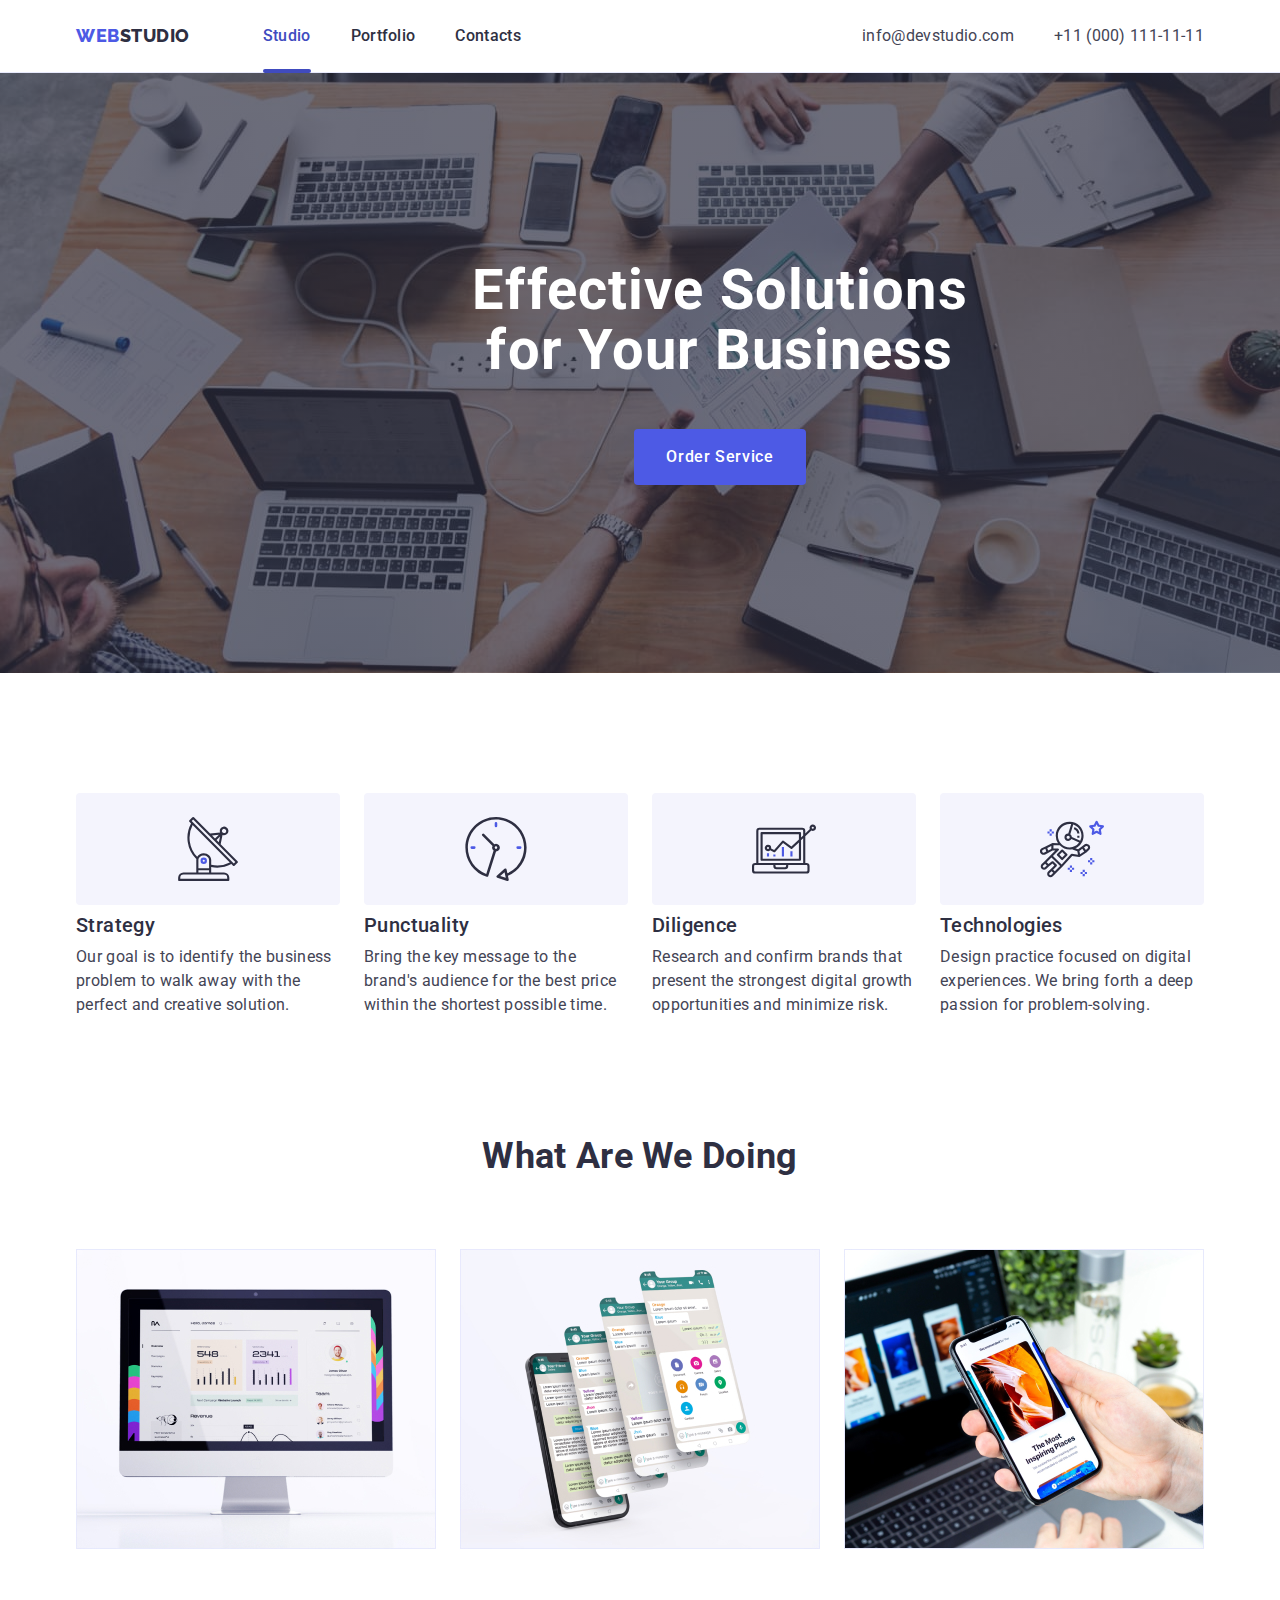
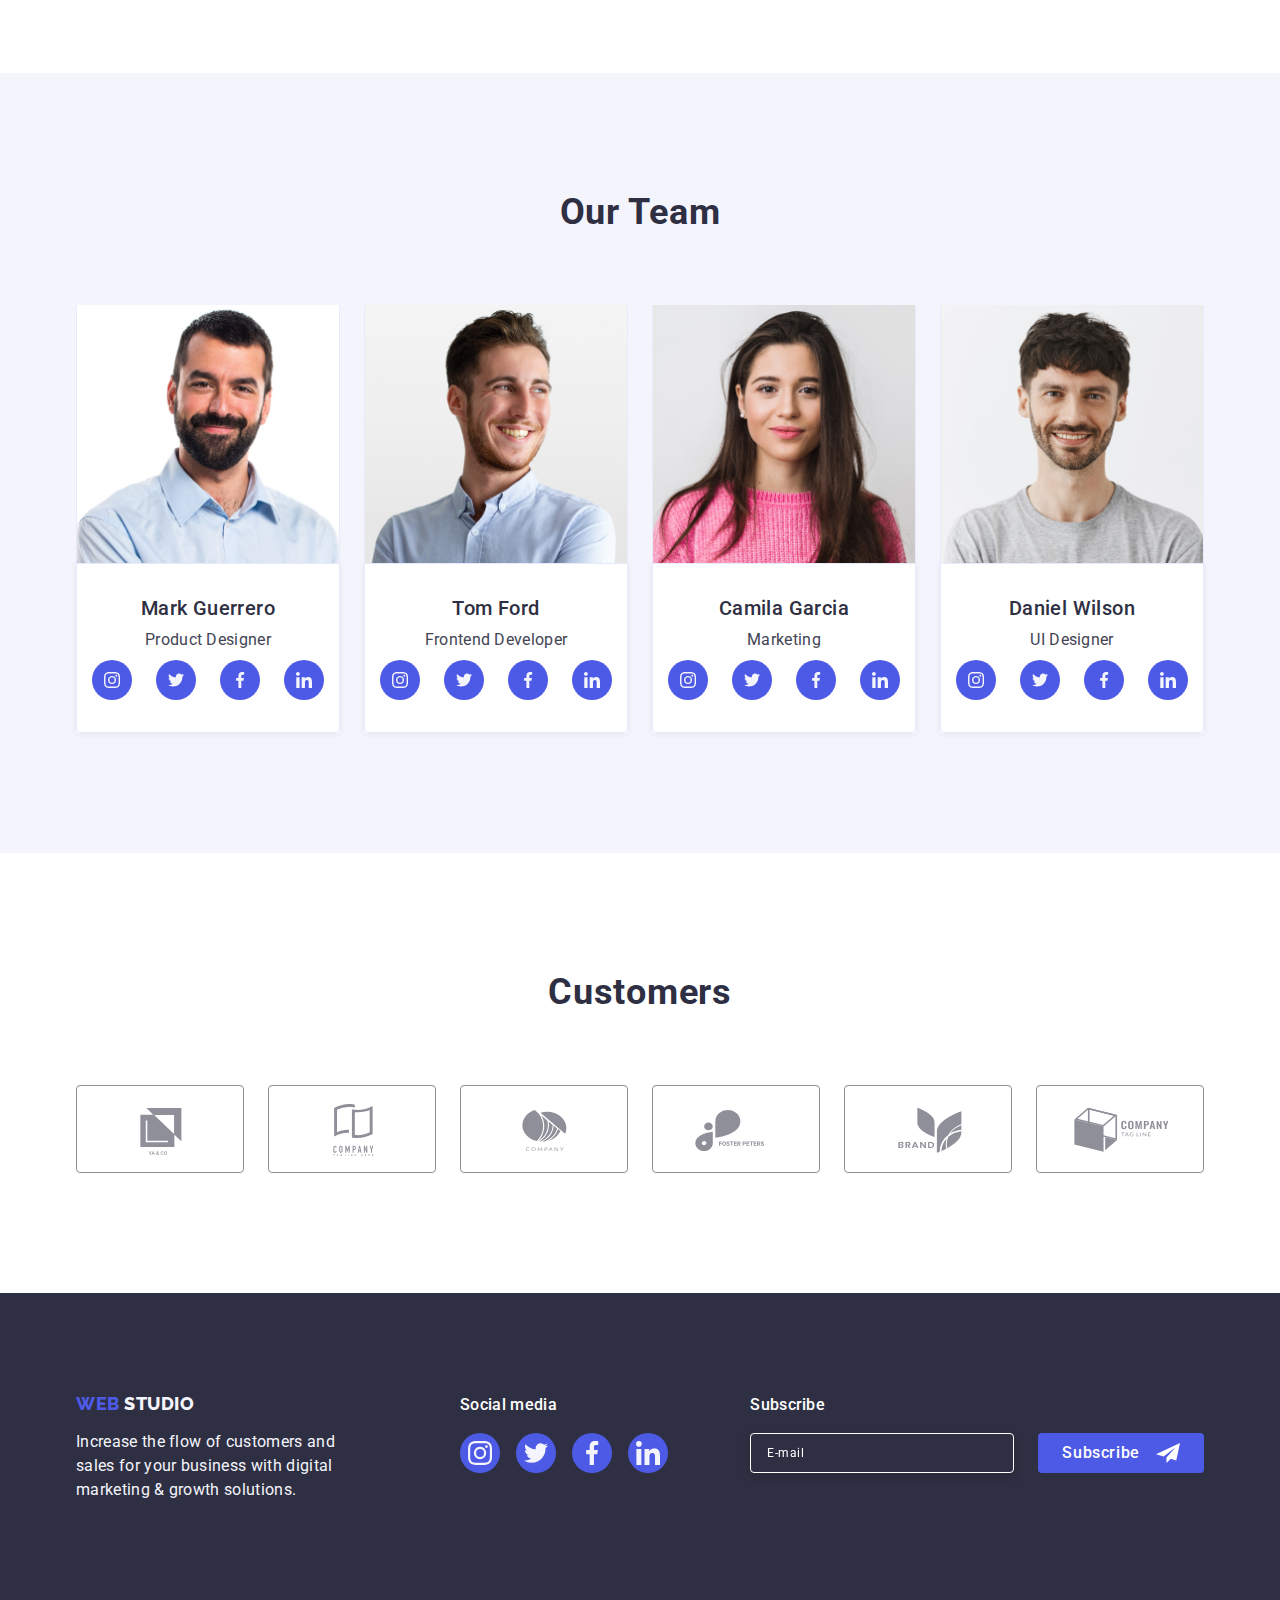
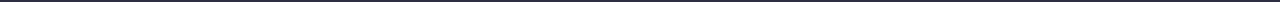
<file: index.html>
<!DOCTYPE html>
<html lang="en">

<head>
    <meta charset="UTF-8">
    <meta http-equiv="X-UA-Compatible" content="IE=edge">
    <meta name="viewport" content="width=device-width, initial-scale=1.0">
    <title>WebStudio</title>
    <link rel="preconnect" href="https://fonts.googleapis.com">
<link rel="preconnect" href="https://fonts.gstatic.com" crossorigin>
<link href="https://fonts.googleapis.com/css2?family=Montserrat:ital,wght@0,400;1,700&family=Raleway:wght@800&family=Roboto:wght@400;500;700;900&display=swap" rel="stylesheet">
<link rel="stylesheet" href="https://cdnjs.cloudflare.com/ajax/libs/modern-normalize/1.1.0/modern-normalize.min.css">

    <link rel="stylesheet" href="./css/styles.css">
</head>

<body>
    <header class="header">
        <div class="container  header-container">
        <nav class="header-navigation">
        <a  class="header-logo link" href="./index.html" >
            Web <span class="header-logotype">Studio</span></a>
            <ul class="header-list list">
                
                <li class="header-item"><a class="header-link link current" href="./index.html">Studio</a></li>
                <li class="header-item"><a class="header-link link" href="./portfolio.html">Portfolio</a></li>
                <li class="header-item"><a class="header-link link" href="">Contacts</a></li>

            </ul>
    </nav>
    <address class="address">
        <ul class="header-list list">
            <li ><a class="header-mail link" href="mailto:info@devstudio.com">info@devstudio.com</a></li>
            <li><a class="header-phone link" href="tel:+110001111111">+11 (000) 111-11-11</a></li>
        </ul>
    </address>
    </div>
    </header>
    <main class="main-subtitles">
     <section class="hero" >

    <h1 class="hero-title">
        Effective Solutions for Your Business
    </h1>
    <button  type="button" class="hero-button" data-modal-open >Order Service</button>
    
    </section>
        <section class="section-one">
            <div class="container">
            <h2 hidden class="hidden-header">section two</h2>
           <ul class="feature-list list" >
           <li class="item">
            <div class="description">
            <svg class="description-icon">
           <use href="./images/icons.svg#icon-antenna-1"></use>
            </svg>
            </div>
             <h3 class="post">Strategy
            </h3>
            <p class="text">Our goal is to identify the business
                problem to walk away with the perfect and creative solution.</p>
                 </li>
                <li class="item">
                    <div class="description">
                    <svg class="description-icon">
                        <use href="./images/icons.svg#icon-clock-1"></use>
                    </svg>
                    </div>
            <h3 class="post" >
                Punctuality
            </h3>
            <p class="text" >Bring the key message to the brand's audience for the best price within the shortest possible time.</p>
            </li>
            <li class="item">
                <div class="description">
                <svg class="description-icon">
                    <use href="./images/icons.svg#icon-diagram-1"></use>
                </svg>
                </div>
            <h3 class="post" >
                Diligence
            </h3>
            <p class="text" >Research and confirm brands that present the strongest digital growth opportunities and minimize risk.
            </p>
            </li>
            <li class="item ">
                <div class="description">
            <svg class="description-icon">
          <use href="./images/icons.svg#icon-astronaut-1"></use>
            </svg>
                </div>
            <h3 class="post" >
                Technologies
            </h3>
            <p class="text">Design practice focused on digital experiences. We bring forth a deep passion for problem-solving.</p>
            </li>
</ul>

</div>
        </section>
        <section  class="section-three">
            <div class="container">
            <h2 class="hero-title-two">What are we doing</h2>
            <ul class="paintings-list list" >
                <li>
                    <img src="./images/img1.jpg" alt="computer with progressive data" width="360"/>
                </li>
                <li>
                    <img src="./images/functions.jpg" alt="phone with programs" width="360"/>
                </li>
                <li>
                    <img src="./images/mobile.jpg" alt="phone in hand on computer background" width="360"/>
                </li>
            </ul>
            </div>
        </section>
   
    <section class="section-four">
        <div class="container">
       <h2 class="section-four-title" >Our Team</h2>

   <ul class="list section-four-list" >
    <li class="section-four-item">
        <img class="section-four-img"
        src="./images/img.jpg" alt="Product Designer" width="264"/>
        <div class="cards">
        <h3 class="section-four-photo">Mark Guerrero</h3>
        <p class="profession">Product Designer </p>
        <ul class="cards-team-list list">
        <li class="cards-team-item">
            <a class="cards-team-link link" href>
                <svg class="cards-team-icon" width="16" height="16">
                    <use href="./images/icons.svg#icon-instagram-2"></use>
                </svg>
            </a>
        </li>
        <li class="cards-team-item">
            <a class="cards-team-link link" href>
            <svg class="cards-team-icon" width="16" height="16">
            <use href="./images/icons.svg#icon-twitter-1"></use>
            </svg>
            </a>
        </li>
        <li class="cards-team-item">
            <a class="cards-team-link link" href>
                <svg class="cards-team-icon" width="16" height="16">
                <use href="./images/icons.svg#icon-facebook-1"></use>
                </svg>
            </a>
        </li>
        <li class="cards-team-item">
            <a class="cards-team-link link" href>
                <svg class="cards-team-icon" width="16" height="16">
                    <use href="./images/icons.svg#icon-linkedin-1"></use>
                </svg>
            </a>
        </li>
        </ul>
        </div>
        </li>
        <li class="section-four-item">

        <img class="section-four-img"
         src="./images/img(1).jpg" alt="Frontend Developer" width="264"/>
        <div class="cards">
        <h3 class="section-four-photo">Tom Ford</h3>
        <p class="profession">Frontend Developer</p>
        <ul class="cards-team-list list">
            <li class="cards-team-item">
                <a class="cards-team-link link" href>
                    <svg class="cards-team-icon" width="16" height="16">
                        <use href="./images/icons.svg#icon-instagram-2"></use>
                    </svg>
                </a>
            </li>
            <li class="cards-team-item">
                <a class="cards-team-link link" href>
                    <svg class="cards-team-icon" width="16" height="16">
                        <use href="./images/icons.svg#icon-twitter-1"></use>
                    </svg>
                </a>
            </li>
            <li class="cards-team-item">
                <a class="cards-team-link link" href>
                    <svg class="cards-team-icon" width="16" height="16">
                        <use href="./images/icons.svg#icon-facebook-1"></use>
                    </svg>
                </a>
            </li>
            <li class="cards-team-item">
                <a class="cards-team-link link" href>
                <svg class="cards-team-icon" width="16" height="16">
                    <use href="./images/icons.svg#icon-linkedin-1"></use>
                </svg>
                </a>
            </li>
        </ul>
        </div>
        </li>
        <li class="section-four-item">

        <img class="section-four-img"
         src="./images/img(2).jpg" alt="Marketing" width="264"/>
        <div class="cards">
        <h3 class="section-four-photo">Camila Garcia</h3>
        
        <p class="profession" >Marketing</p>
        <ul class="cards-team-list list">
            <li class="cards-team-item">
                <a class="cards-team-link link" href>
                    <svg class="cards-team-icon" width="16" height="16">
                        <use href="./images/icons.svg#icon-instagram-2"></use>
                    </svg>
                </a>
            </li>
            <li class="cards-team-item">
                <a class="cards-team-link link" href>
                    <svg class="cards-team-icon" width="16" height="16">
                        <use href="./images/icons.svg#icon-twitter-1"></use>
                    </svg>
                </a>
            </li>
            <li class="cards-team-item">
                <a class="cards-team-link link" href>
                    <svg class="cards-team-icon" width="16" height="16">
                        <use href="./images/icons.svg#icon-facebook-1"></use>
                    </svg>
                </a>
            </li>
            <li class="cards-team-item">
                <a class="cards-team-link link" href>
                    <svg class="cards-team-icon" width="16" height="16">
                        <use href="./images/icons.svg#icon-linkedin-1"></use>
                    </svg>
                </a>
            </li>
        </ul>
        </div>
        </li>
        <li class="section-four-item">

        <img class="section-four-img"
         src="./images/img(3).jpg" alt="UI Designer" width="264"/>
        <div class="cards">
        <h3 class="section-four-photo">Daniel Wilson</h3>
        <p class="profession" >UI Designer</p>
        <ul class="cards-team-list list">
            <li class="cards-team-item">
                <a class="cards-team-link link" href>
                    <svg class="cards-team-icon" width="16" height="16">
                        <use href="./images/icons.svg#icon-instagram-2"></use>
                    </svg>
                </a>
            </li>
            <li class="cards-team-item">
                <a class="cards-team-link link" href>
                <svg class="cards-team-icon" width="16" height="16">
                    <use href="./images/icons.svg#icon-twitter-1"></use>
                </svg>
                </a>
            </li>
            <li class="cards-team-item">
                <a class="cards-team-link link" href>
                    <svg class="cards-team-icon" width="16" height="16">
                        <use href="./images/icons.svg#icon-facebook-1"></use>
                    </svg>
                </a>
            </li>
            <li class="cards-team-item">
                <a class="cards-team-link link" href>
                    <svg class="cards-team-icon" width="16" height="16">
                        <use href="./images/icons.svg#icon-linkedin-1"></use>
                    </svg>
                </a>
            </li>
        </ul>
        </div>
        </li>
</ul>
</div>
    </section>
    <section class="company">
       <div class="company-container container">
        <h2 class="company-tytle">Customers</h2>
        <ul class="company-list list">
            <li class="company-item">
                <a  class="company-link link" href="">
                    <svg class="company-icon" width="104" height="56">
                        <use href="./images/icons.svg#icon-Logo"></use>
                    </svg>
                </a>
            </li>
    <li class="company-item">
     <a  class="company-link link" href="">
                    <svg class="company-icon" width="104" height="56">
                        <use href="./images/icons.svg#icon-Logo-1"></use>
                    </svg></a>
    </li>
       <li class="company-item">
 <a class="company-link link" href="" >
                    <svg class="company-icon" width="104" height="56">
                        <use href="./images/icons.svg#icon-Logo-2"></use>
                    </svg></a>
 </li>

    <li class="company-item" >
    <a class="company-link link" href="" >
                    <svg class="company-icon" width="104" height="56">
                        <use href="./images/icons.svg#icon-Logo-4"></use>
                    </svg></a>
    </li>
    
     <li class="company-item">
        <a class="company-link link" href="">
                    <svg class="company-icon" width="104" height="56">
                        <use href="./images/icons.svg#icon-Logo-5"></use>
                    </svg></a>
     </li>
          
         <li class="company-item">
         <a class="company-link link" href="" >
                    <svg class="company-icon" width="104" height="56">
                        <use href="./images/icons.svg#icon-Logo-3"></use>
                    </svg></a>
        </li>
        </ul>
       </div>
    </section>
    </main>
    <footer class="footer" >
    <div class="container container-one">
        <div class="footer-content">
<a class="footer-logo link" href="./index.html">
    Web <span class="footer-logotype">Studio</span></a>

<p class="footer-text">Increase the flow of customers and sales for your business with digital marketing & growth solutions.</p>
</div>

<div class="footer-social">
<p class="footer-media">Social media</p>
<ul class="footer-list list">
    <li class="footer-item">
        <a class="footer-media-link link" href>
            <svg class="footer-icon" width="24" height="24">
                <use href="./images/icons.svg#icon-instagram-2-1"></use>
            </svg>
        </a>
    </li>
    <li class="footer-item">
        <a class="footer-media-link link" href>
            <svg class="footer-icon" width="24" height="24">
                <use href="./images/icons.svg#icon-twitter-1-1"></use>
            </svg>
        </a>
    </li>
    <li class="footer-item">
        <a class="footer-media-link link" href>
            <svg class="footer-icon" width="24" height="24">
                <use href="./images/icons.svg#icon-facebook-1-1"></use>
            </svg>
        </a>
    </li>
    <li class="footer-item">
        <a class="footer-media-link link" href>
            <svg class="footer-icon" width="24" height="24">
                <use href="./images/icons.svg#icon-linkedin-1-1"></use>
            </svg>
        </a>
    </li>
    </ul>
    
    </div>

<div class="footer-sub-container">
    <p class="sub-text">Subscribe</p>
    <form class="footer-sub">
    <label for="user-email is-hidden" >
        
    <input type="email"
     name="sub-user-email" 
     id="user-email"
      class="sub-modal-input"
      placeholder="E-mail" />
    </label>

    <button type="submit" class="footer-button">
        Subscribe
<svg class="footer-btn-icon" width="40" height="24">
    <use href="./images/icons.svg#icon-Frame-3"></use>
</svg>
</button></div>

</form>

</div>
    </footer>


   <div class="backdrop is-hidden" data-modal>
    <div class="modal">
<button type="button" class="modal-close-btn" data-modal-close>
    <svg class="modal-close-btn-icon" width="8" height="8">
        <use href="./images/icons.svg#icon-close-modal" ></use>
    </svg>
</button>
<p class="modal-title">Leave your contacts and we will call you back</p>
<form class="modal-form">
   <div class="modal-field">
    <label class="input-text" for="user-Name" >Name</label>
    <div class="input-wrap">
     <input type="text"
    name="user-Name"
    id="user-Name" 
    class="modal-input"  
    />
    <svg class="modal-icon" width="18" height="18">
        <use href="./images/icons.svg#icon-person"></use>
    </svg>
    </div>
    </div>
    <div class="modal-field">
<label class="input-text" for="user-phone">Phone</label>
<div class="input-wrap">
 <input type="text"
    name="user-Phone"
    id="user-Phone" 
    class="modal-input"
    
     />
    <svg class="modal-icon" width="18" height="24">
        <use href="./images/icons.svg#icon-phone"></use>
    </svg>
    </div>
    </div>
    <div class="modal-field">
<label class="input-text" for="user-email" >Email</label>

<div class="input-wrap">
    <input type="text"
    name="user-Email"
    id="user-Email"
     class="modal-input" 
     />
    <svg class="modal-icon" width="18" height="24">
        <use href="./images/icons.svg#icon-email"></use>
    </svg>
</div>
</div>
    <div class="modal-field">
        <label class="input-text" for="user-text">Comment</label>
<textarea 
name="user-text"
 id="user-text" 
 class="modal-textarea"
 placeholder="Text input">
</textarea>
        </div>
    <div class="modal-field">
        <input type="checkbox" name="privacy" id="privacy" class="input-check visually-hidden" value="true">
        <label for="privacy" class="check-text">
            <span>
            <svg class="check-icon" width="10" height="8">
                <use href="./images/icons.svg#icon-Vectorr"></use>
            </svg>
            </span>
            accept the terms and conditions of the <a href="" class="modal-policy">Privacy Policy</a></label>
    </div>
    <button type="submit" class="modal-button">Send</button>

</form>
    </div>
    </div>
   
    
<script src="./js/modal.js"></script>
</body>

</html>
</file>
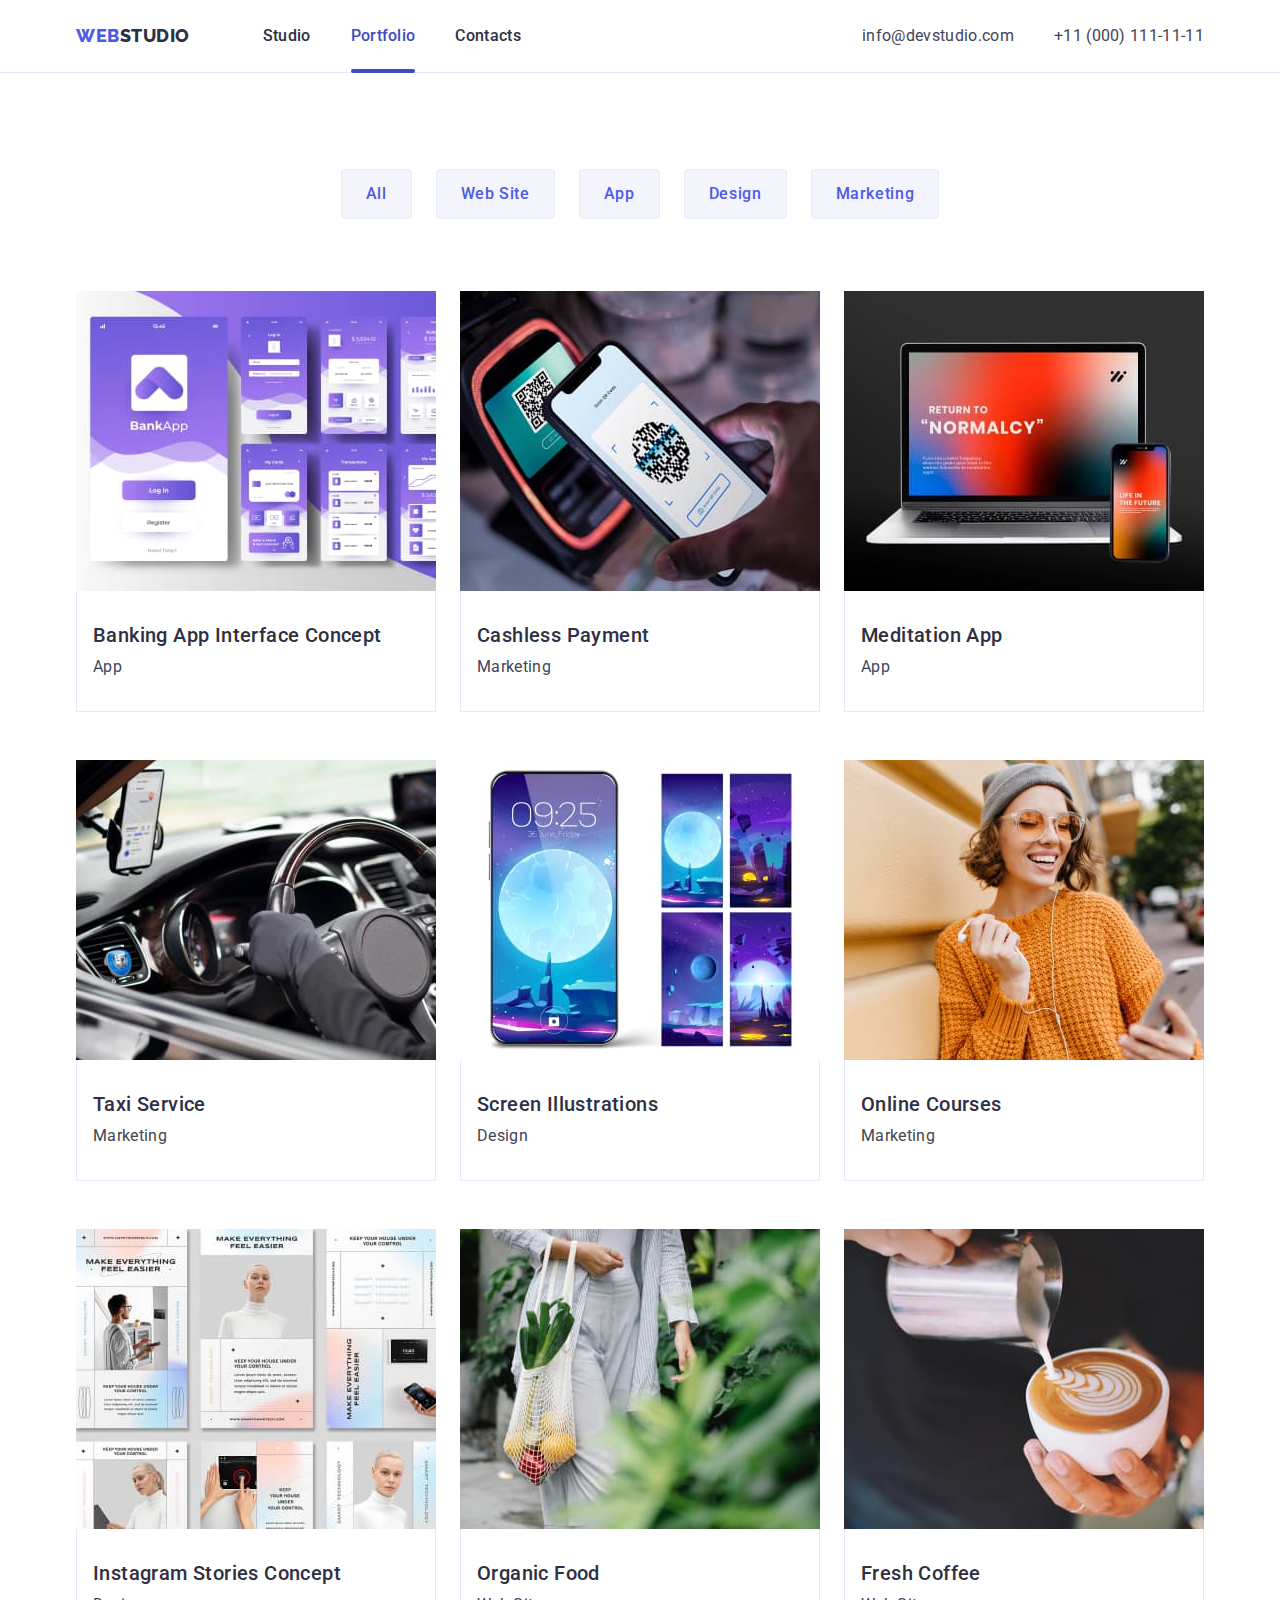
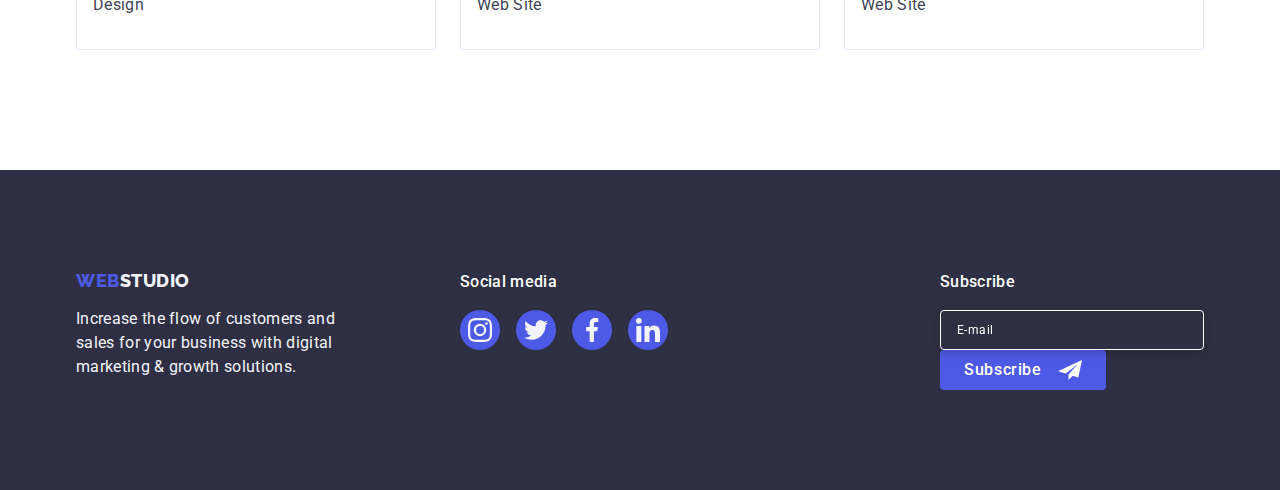
<file: portfolio.html>
<!DOCTYPE html>
<html lang="en">

<head>
    <meta charset="UTF-8">
    <meta http-equiv="X-UA-Compatible" content="IE=edge">
    <meta name="viewport" content="width=device-width, initial-scale=1.0">
    <title>Portfolio</title>
    <link rel="preconnect" href="https://fonts.googleapis.com">
    <link rel="preconnect" href="https://fonts.gstatic.com" crossorigin>
    <link href="https://fonts.googleapis.com/css2?family=Montserrat:ital,wght@0,400;1,700&family=Raleway:wght@800&family=Roboto:wght@400;500;700;900&display=swap" rel="stylesheet">
    <link rel="stylesheet" href="https://cdnjs.cloudflare.com/ajax/libs/modern-normalize/1.1.0/modern-normalize.min.css">
        <link rel="stylesheet" href="./css/styles.css">
</head>
<body>
    <header   class="header">
        <div class="container header-container">
        <nav class="header-navigation">
            <a class="header-logo link"  href="./index.html">
                Web<span class="header-logotype">Studio</span></a>
            <ul class="header-list list">

                <li  class="header-item"><a class="header-link link" href="./index.html">Studio</a></li>
                <li  class="header-item"><a class="header-link link current" href="./portfolio.html">Portfolio</a></li>
                <li  class="header-item"><a class="header-link link" href="">Contacts</a></li>

            </ul>
        </nav>
        <address class="address">
            <ul class="header-list list" >
                <li class="item"><a class="header-mail link" href="mailto:info@devstudio.com">info@devstudio.com</a></li>
                <li class="item"><a class="header-phone link" href="tel:+110001111111">+11 (000) 111-11-11</a></li>
            </ul>
        </address>
        </div>
        </header>
        <main>
            <section class="portfolio">
            <div class="container">
            <h1 hidden>Service</h1>
            <ul class="portfolio-list-btn list">
                <li class="work-item"><button type="button" class="portfolio-btn">All</button></li>
                <li class="work-item"><button type="button" class="portfolio-btn">Web Site</button></li>
                <li class="work-item"><button type="button" class="portfolio-btn">App</button></li>
                <li class="work-item"><button type="button" class="portfolio-btn">Design</button></li>
                <li class="work-item"><button type="button" class="portfolio-btn">Marketing</button></li>
                
            </ul>
            </div>
            <div class="container">
                 <ul class="portfolio-title list">
               <li class="flex-container">
                     <a  class="link link-cards-portfolio" href="#">
                        <div class="portfolio-cover">
                        <img class="section-img" src="./images/app.jpg" width="360" alt="mobile banking app">
                        <p class="overlay">
                      Lorem, ipsum dolor sit amet consectetur adipisicing elit. Provident suscipit illum temporibus quas nihil dolores aliquam maiores hic numquam error.
                        </p>
                        </div>
                    <div class="cards-portfolio">
                    <h2 class="service-title">Banking App Interface Concept</h2>
                    <p class="service-text">App</p>
                    </div>
                    </a>  
                   </li>
                <li class="flex-container" >
                    <a  class="link link-cards-portfolio" href="#">
                        <div class="portfolio-cover">
                            <img class="section-img" src="./images/screenshot.jpg" width="360" alt="payment by phone">
                    <p class="overlay">
                        Lorem ipsum dolor sit, amet consectetur adipisicing elit. Repellendus ad dolor deleniti veniam blanditiis qui repellat fugiat, quam nihil culpa?
                    </p>
                        </div>
                        <div class="cards-portfolio">
                        <h2 class="service-title">Cashless Payment</h2>
                        <p class="service-text">Marketing</p>
                        </div>
                        </a>
                </li>
                <li class="flex-container">
                    <a class="link link-cards-portfolio" href="#">
                    <div class="portfolio-cover">
                        <img class="section-img" src="./images/computer.jpg" width="360" alt="laptop and phone">
                <p class="overlay">
                    Lorem ipsum, dolor sit amet consectetur adipisicing elit. Aliquid explicabo perspiciatis, sequi provident suscipit vero eum obcaecati illo quisquam nostrum.
                </p>
                    </div>
                        <div class="cards-portfolio">
                        <h2 class="service-title">Meditation App</h2>
                        <p class="service-text">App</p>
                        </div>
                        </a>
                </li>
                <li>
                    <a class="link link-cards-portfolio" href="#">
                        <div class="portfolio-cover">
                        <img class="section-img" src="./images/car.jpg" width="360" alt="interior of the car">
                        <p class="overlay">
                            Lorem ipsum dolor sit amet, consectetur adipisicing elit. At ea laborum perferendis soluta explicabo incidunt aspernatur quis ipsa reprehenderit iure?
                        </p>
                    </div>
                        <div class="cards-portfolio">
                        <h2 class="service-title ">Taxi Service</h2>
                        <p class="service-text">Marketing</p>
                        </div>
                        </a>
                </li>
                <li>
                    <a class="link link-cards-portfolio" href="#">
                        <div class="portfolio-cover">
                        <img class="section-img" src="./images/phone.jpg" width="360" alt="phone">
                        <p class="overlay">
                           Lorem ipsum dolor sit amet consectetur adipisicing elit. Fuga ratione aut praesentium reprehenderit hic dicta distinctio, optio autem quia? Ratione!
                        </p>
                    </div>
                        <div class="cards-portfolio">
                        <h2 class="service-title">Screen Illustrations</h2>
                        <p class="service-text" >Design</p>
                        </div>
                        </a>
                </li>
                <li>
                    <a class="link link-cards-portfolio" href="#">
                        <div class="portfolio-cover">
                   <img class="section-img" src="./images/woman.jpg" width="360" alt="young woman">
                    <p class="overlay">
                        Lorem ipsum dolor sit amet consectetur adipisicing elit. Assumenda saepe eaque perspiciatis dolores laborum eum perferendis at inventore optio labore.
                    </p>
                </div>
                   <div class="cards-portfolio">
                        <h2 class="service-title">Online Courses</h2>
                     <p class="service-text">Marketing</p>
                    </div>
                        </a>
                </li>
                <li class="link">
                    <a class="link link-cards-portfolio" href="#">
                        <div class="portfolio-cover">
                 <img class="section-img" src="./images/cards.jpg" width="360" alt="Instagram app">
            <p class="overlay">
              Lorem ipsum dolor sit amet, consectetur adipisicing elit. Sequi laboriosam consequuntur ab neque voluptatum nesciunt quis labore dolorem a eaque.
            </p>
                </div>
                 <div class="cards-portfolio">
                        <h2 class="service-title" >Instagram Stories Concept</h2>
                        <p class="service-text">Design</p>
                        </div>
                    </a>
                </li>
                <li>
                    <a class="link link-cards-portfolio" href="#">
                        <div class="portfolio-cover">
                   <img class="section-img" src="./images/organic.jpg" width="360" alt="green food">
                <p class="overlay">
                    Lorem ipsum dolor sit amet consectetur adipisicing elit. Quos perferendis temporibus at aliquam ea minus odit nihil cum, modi amet!
                </p>
                </div>
                   <div class="cards-portfolio">
                        <h2 class="service-title">Organic Food</h2>
                        <p class="service-text">Web Site</p>
                        </div>
                    </a>
                </li>
                <li>
                    <a class="link link-cards-portfolio" href="#">
                        <div class="portfolio-cover">
              <img class="section-img" src="./images/coffee.jpg" width="360" alt="cup coffee">
        <p class="overlay">
            Lorem ipsum dolor sit amet, consectetur adipisicing elit. At quos quas dolor laudantium soluta officia aspernatur illum nam doloremque suscipit!
        </p>
            </div>
              <div class="cards-portfolio">
                        <h2 class="service-title" >Fresh Coffee</h2>
                        <p class="service-text">Web Site</p>
                        </div>
                        </a>
                </li>
            </ul>
           
            </div>
        </section>

        </main>
        <footer class="footer" >
            <div class="container container-one">
                <div class="footer-content">
            <a class="footer-logo link" href="./index.html">Web<span class="footer-logotype">Studio</span></a>
             <p class="footer-text">Increase the flow of customers and sales for your business with digital marketing & growth solutions.</p>
          </div>
<div class="footer-social">
    <h3 class="footer-media">Social media</h3>
    <ul class="footer-list list">
        <li class="footer-item">
            <a class="footer-media-link link" href>
                <svg class="footer-icon" width="24" height="24">
                    <use href="./images/icons.svg#icon-instagram-2-1"></use>
                </svg>
            </a>
        </li>
        <li class="footer-item">
            <a class="footer-media-link link" href>
                <svg class="footer-icon" width="24" height="24">
                    <use href="./images/icons.svg#icon-twitter-1-1"></use>
                </svg>
            </a>
        </li>
        <li class="footer-item">
            <a class="footer-media-link link" href>
                <svg class="footer-icon" width="24" height="24">
                    <use href="./images/icons.svg#icon-facebook-1-1"></use>
                </svg>
            </a>
        </li>
        <li class="footer-item">
            <a class="footer-media-link link" href>
                <svg class="footer-icon" width="24" height="24">
                    <use href="./images/icons.svg#icon-linkedin-1-1"></use>
                </svg>
            </a>
        </li>
    </ul>
    </div>
    
    <div class="footer-sub-container">
        <p class="sub-text">Subscribe</p>
        <form class="footer-sub">
            <label for="user-email">
                <div class="inp-btn">
                    <input type="email" name="sub-user-email" id="user-email" class="sub-modal-input"
                        placeholder="E-mail" />
            </label>
    
            <button type="submit" class="footer-button">
                <span class="footer-text-btn">Subscribe
                    <svg class="footer-btn-icon" width="40" height="24">
                        <use href="./images/icons.svg#icon-Frame-3"></use>
                    </svg>
                </span></button>
    </div>
    
    </form>
    </div>
    </div>
        </footer>
        <script src="./js/modal.js"></script>
        </body>
        
        </html>
</file>
<file: css/styles.css>
:root {
 --main-title-color: #ffffff;
 --second-color: #2e2f42;
--main-btn-color: #404bbf;
--second-btn-color: #4D5AE5;
--address-color: #434455;
--first-logo-color: #4d5ae5;
--footer-second-color: #f4f4fd;
--main-text-color: #434455;
--border-portfolio: #e7e9fc;
--color-modal-bg: #fcfcfc;
--bg-gradient: linear-gradient(
rgba(46, 47, 66, 0.7),
rgba(46, 47, 66, 0.7)
);
--ocean-bg-color: #31d0aa;
--fill-icon: #8e8f99;
--transition-dur-and-func: 250ms 
cubic-bezier(0.4, 0, 0.2, 1);
;
}
html {
    box-sizing: border-box;

}
*,
*::before,
*::after {
    box-sizing: inherit;
}
p,
h1,
h2,
h3,
h4,
h5,
h6 {
    margin: 0;
}
ul {
    margin: 0;
    padding-left: 0;
}
.images {
    display: block;
    max-width: 100%;
    height: auto;
}
body{
    font-family: 'Roboto', sans-serif;
    letter-spacing: 0.02em;
    color: #434455;
    background-color: var(--main-title-color);
    }
.list{
    padding: 0;
     margin: 0;
    list-style: none ;
}
.link{
    text-decoration: none ;
}
.container {
    width: 1158px;
    padding-left: 15px;
    padding-right: 15px;
    margin-left: auto;
    margin-right: auto;
 }


 .visually-hidden {
position: absolute;
width: 1px;
height: 1px;
margin: -1px;
bottom: 0;
padding: 0;
white-space: nowrap;
clip-path: inset(100%);
clip: rect(0 0 0 0);
overflow: hidden;
 }
.header {
background-color: var(--main-title-color);
border-bottom: 1px solid var(--border-portfolio);
}
.header-container{
    display: flex;
    align-items: center;
    }
.header-navigation{
display: flex;
align-items: center;
margin-right: auto;
}
.header-logo {
    margin-right: 72px;
    font-family:  'Raleway', sans-serif;
     font-style: normal;
     font-weight: 800;
     font-size: 18px;
     line-height: 1.17;
    display: flex;
     letter-spacing:  0.03em;
     text-transform: uppercase;
    color: var(--first-logo-color)
}
.header-logotype {
width: 71px;
height: 21px;
font-family: 'Raleway';
font-weight: 800;
font-size: 18px;
line-height: 1.17;
display: flex;
letter-spacing: 0.03em;
text-transform: uppercase;
color: var(--second-color); 
}

.header-navigation{
    display: flex;
    align-items: center;
}
.header-item:not(:last-child) {
    margin-right: 40px;
}
.header-list{
display: flex;


}
.header-item {
    font-weight: 500;
    font-size: 16px;
    line-height: 1.5; 
    color: var(--second-color);
   
}
  .header-list:hover {
      color: var(--main-btn-color);
  }
.header-list:focus {
    color: var(--main-btn-color);
  }
.header-link:hover{color: var(--main-btn-color); }

.header-link:focus {
    color: var(--main-btn-color);
}
.header-link {
position: relative;
display: block;
padding-top: 24px;
padding-bottom: 24px;
font-weight: 500;
font-size: 16px;
line-height: 1.5; 
letter-spacing: 0.02em;
 color: var(--second-color);
transition: color var(--transition-dur-and-func);
}
 .link.current{
   color: var(--main-btn-color);
}
.current::after{
content: '';
position: absolute;
margin-top: 20px;
bottom: -1px;
border-radius: 2px;
display: block;
width: 100%;
height: 4px;
background-color: var(--main-btn-color);

}

.address {
    font-style: normal;
    font-weight: 400;
    line-height: 1.5;
    color: var(--address-color);
    transition: var(--transition-dur-and-func);
   }

.header-mail {
font-weight: 400;
font-size: 16px;
line-height: 1.5;
letter-spacing: 0.02em;
color: var(--address-color);  
}
.header-mail:hover {
    color: var(--main-btn-color);
}
.header-mail:focus {
    color: var(--main-btn-color);
}
.header-phone {
    margin-left: 40px;
    font-weight: 400;
    font-size: 16px;
    line-height: 1.5;
    letter-spacing: 0.02em;
    color: var(--address-color);
}

.header-phone:hover {
    color: var(--main-btn-color);
}
.header-phone:focus {
    color: var(--main-btn-color);
}

.hero {

padding-top: 188px;
padding-bottom: 188px;
background-color: var(--second-color);
text-align: center;
background-image: 
var(--bg-gradient) ,
url(../images/hero-bg.jpg.jpg);
width: 1440px;
margin-left: auto;
margin-right: auto;
background-position: center;
background-repeat: no-repeat;
background-size: cover;
}
.hero-button:hover{ 
    background-color: var(--main-btn-color);
}
.hero-button:focus{ 
color:var(--main-btn-color) ;
background-color: var(--main-btn-color);
}
.hero-button{
min-width: 169px;
height: 56px;
font-family: 'Roboto', sans-serif;
font-weight: 500;
font-size: 16px;
line-height: 1.5;
letter-spacing: 0.04em;
color: var(--main-title-color);
background-color: var(--second-btn-color);
cursor: pointer;
border-radius: 4px;
border: none;
padding: 16px 32px;
transition: background-color var(--transition-dur-and-func);
}
.hero-title{
    
margin-left: auto;
margin-right: auto;
width: 496px;
font-weight: 700;
font-size: 56px;
line-height: 1.07;
text-align: center;
letter-spacing: 0.02em;
color: var(--main-title-color);
margin-bottom: 48px;
}
.section-one{
padding-top: 120px;
}

.feature-list{

display: flex;
gap: 24px;
}
.feature-list .item{
width: 264px;
}
.description {
display: flex;
justify-content: center;
align-items: center; 
height: 112px;
background-size: contain;
background-color: var(--footer-second-color);
border-radius: 4px;
margin-bottom: 8px;
}
.description-icon{
    width: 64px;
    height: 64px;
}


.post{
margin-bottom: 8px;
font-weight: 500;
font-size: 20px;
line-height: 1.2;
letter-spacing: 0.02em;
color: var(--second-color);
}
.text{
font-weight: 400;
font-size: 16px;
line-height: 1.5;
letter-spacing: 0.02em;
color: var(--main-text-color);
}
.section-three{
    padding-top: 120px;
    padding-bottom: 120px;
    
}
.hero-title-two{
font-size: 36px;
line-height: 1.11;
text-align: center;
text-transform: capitalize;
 color: var(--second-color);
 margin-bottom: 72px;
}
.paintings-list{
display: flex;
gap: 24px;

}
.section-four-title{
font-size: 36px;
line-height: 1.11;
text-align: center;
text-transform: capitalize;
letter-spacing: 0.02em;
color: var(--second-color);

} 
.section-four-list{
margin-top: 72px;
display: flex;


gap: 24px;
}
.section-four-img{
display: block;
border: 1px solid var(--border-portfolio);
border-top: none;
border-bottom: none;
  
}
.section-four{
padding-top: 120px;
padding-bottom: 120px;
background:var(--footer-second-color);

}
.section-four-photo{
    margin-bottom: 8px;
    text-align: center;
    font-weight: 500;
    font-size: 20px;
    line-height: 1.2;
    letter-spacing: 0.02em;
    color: var(--second-color);
}


.cards-team-list {
display: flex;
justify-content: center;
gap: 24px;
}

.cards-team-item {
width: 40px;
height: 40px;
}

.cards-team-link {
width: 100%;
height: 100%;
border-radius: 50%;
background-color: var(--second-btn-color);
display: flex;
align-items: center;
justify-content: center;
transition: background-color var(--transition-dur-and-func);
}
.link-cards-portfolio{
    display: block;
}
.cards-team-link:hover {
    background-color: var(--main-btn-color);
}

.cards-team-icon{
fill: var(--footer-second-color);
}
.cards-team-icon{
transition: fill var(--transition-dur-and-func);
}

.cards-portfolio{
    padding-top: 32px;
    padding-bottom: 32px;
    padding-left: 16px;
    border: 1px solid var(--border-portfolio);
    border-top: none;
    gap: 8px;
    }
.link-cards-portfolio:hover{
box-shadow: 0px 3px 1px rgba(0, 0, 0, 0.1), 0px 2px 1px rgba(0, 0, 0, 0.08), 0px 2px 2px rgba(0, 0, 0, 0.12);
}
.section-img{
    display: block;

}
.cards{
    padding-top: 32px;
    padding-bottom: 32px;
    border: 1px solid var(--border-portfolio);
    border-radius: 0px 0px 4px 4px;
    }
.section-four-item{
    background-color: var(--main-title-color);
}
.cards {
box-shadow: 0px 1px 6px 0px rgba(46, 47, 66, 0.08);
}
.profession{
    margin-bottom: 8px;
    text-align: center;
    line-height: 1.5;
    letter-spacing: 0.02em;
    color: var(--main-text-color);
}

.company {
    padding-top: 120px;
    padding-bottom: 120px;
}

.company-tytle {
font-size: 36px;
line-height: 1.11;
text-align: center;
text-transform: capitalize;
letter-spacing: 0.02em;
color: var(--second-color);
}
.company-link{
width: 100%;
height: 100%;
fill: var(--fill-icon);
display: flex;
align-items: center;
justify-content: center;
border: 1px solid var(--fill-icon);
border-radius: 4px;
transition: border-color var(--transition-dur-and-func);
}
.company-icon{
 transition: fill var(--transition-dur-and-func);
}
.company-link:hover
 {
fill: var(--main-btn-color);
border-color: var(--main-btn-color);
}

.company-list {
    display: flex;
    gap: 24px;
    margin-top: 72px;
    justify-content: center;
}



.company-item {
width: calc((100% - 120px) / 6);
height: 88px;
}

.footer{
padding-top: 100px;
padding-bottom: 100px;
background-color: var(--second-color);


}
.footer-logotype{
    color: var(--footer-second-color);

}
.footer-logo {
    font-family: 'Raleway', sans-serif;
    font-weight: 800;
    font-size: 18px;
    line-height: 1.17;
    letter-spacing: 0.03em;
    text-transform: uppercase;
    color: var(--first-logo-color)
}
.footer-text{
width: 264px;
margin-top: 16px;
font-weight: 400;
font-size: 16px;
line-height: 1.5;
letter-spacing: 0.02em;
color: var(--footer-second-color);

}
.footer-media{
font-weight: 500;
font-size: 16px;
line-height: 1.5;
letter-spacing: 0.02em;
color: var(--main-title-color);
margin-bottom: 16px;
}
.footer-list{
display: flex;
justify-content: center;
gap: 16px;
}
.container-one{
display: flex;

}
.footer-item{
width: 40px;
height: 40px;
}
.footer-media-link{
width: 100%;
    height: 100%;
    border-radius: 50%;
    background-color: var(--second-btn-color);
    display: flex;
    align-items: center;
    justify-content: center;
transition: background-color var(--transition-dur-and-func);
}
.footer-media-link:hover {
    background-color: var(--ocean-bg-color);
}
.footer-icon{
fill: var(--footer-second-color);
}
.footer-icon {
transition: fill var(--transition-dur-and-func);
}

.footer-social{
margin-left: 120px;
}

.footer-sub-container {
margin-left: auto;
        
}
.footer-sub{
    display: flex;
    gap: 24px;
}

.sub-text {

   font-weight: 500;
    font-size: 16px;
    line-height: 1.5;
    letter-spacing: 0.02em;
    color: var(--main-title-color);
    margin-bottom: 16px;

}
.sub-modal-input::placeholder{
    
    font-size: 12px;
    font-weight: 400;
    line-height: 2;
    letter-spacing: 0.04em;
    color: var(--main-title-color);
    align-items: center;
}



.sub-modal-input {
    font-size: 12px;
    width: 264px;
    height: 40px;
    background-color: var(--second-color);
    border: 1px solid var(--main-title-color);
    border-radius: 4px;
   outline: transparent;
   filter: drop-shadow(0px 4px 4px rgba(0, 0, 0, 0.15));
   color: var(--main-title-color);
   padding-left: 16px;

}

 


.footer-button {
        min-width: 165px;
        height: 40px;
      display: flex;
      justify-content: center;
      align-items: center;
        font-weight: 500;
        font-size: 16px;
        line-height: 1.5;
        letter-spacing: 0.04em;
        color: var(--main-title-color);
        background-color: var(--second-btn-color);
        cursor: pointer;
        border-radius: 4px;
        border: none;
     padding: 8px 24px;
        transition: background-color var(--transition-dur-and-func);
    }

.footer-button:hover{
    background-color: var(--main-btn-color);}
.footer-text-btn {
    display: flex;
    justify-items: center;

}

.footer-btn-icon{
    fill: var(--main-title-color);
    padding-left: 16px;
}



.root{
    background-color: var(--main-title-color);
}
.list{
    list-style: none ;
}
.link{
    text-decoration: none ;}
.header {
    background-color: var(--main-title-color);
}
.header-logo {
    font-family:  'Raleway', sans-serif;;
     font-weight: 800;
     font-size: 18px;
     line-height: 1.17;
     display: flex;
     letter-spacing:  0.03em;
     text-transform: uppercase;
    color: var(--first-logo-color);
}
.address{
line-height: 1.5;
color: var(--address-color);
 }
.header-link {
font-weight: 500;
font-size: 16px;
line-height: 1.5; 
letter-spacing: 0.02em;
color: var(--second-color);
}
 .header-mail {
font-weight: 400;
font-size: 16px;
line-height: 1.5;
letter-spacing: 0.02em;
color: var(--address-color);  
}
 .header-phone {
font-weight: 400;
font-size: 16px;
line-height: 1.5;
letter-spacing: 0.02em;
color: var(--address-color);
}
.portfolio{
padding-top: 96px;
padding-bottom: 120px;

font-family: 'Roboto', sans-serif ; 
}
.portfolio-btn  {
    
padding-left: 24px;
padding-right: 24px;
padding-top: 12px;
padding-bottom: 12px;
border: 1px solid var(--border-portfolio);
font-family: 'Roboto', sans-serif ;
font-size: 16px;
font-weight: 500;
line-height: 1.5;
letter-spacing: 0.04em;
cursor: pointer;
border-radius: 4px;
background: var(--footer-second-color);
color: var(--second-btn-color);
}
.portfolio-btn{
transition: color var(--transition-dur-and-func), background-color var(--main-btn-color),
border-color var(--main-btn-color), color var(--main-title-color), 
box-shadow 0px 3px 1px rgba(0, 0, 0, 0.1), 0px 2px 1px rgba(0, 0, 0, 0.08), 0px 2px 2px rgba(0, 0, 0, 0.12);

}
.portfolio-list-btn{
display: flex;
justify-content: center;
}

.portfolio-list-btn .work-item + .work-item {
    margin-left: 24px;
}
.portfolio-title{
display: flex;
flex-wrap: wrap;
margin-top: 72px;
gap: 48px 24px;
}
.flex-container{
width: calc((100% - 48px) / 3);

}



.overlay{
    position: absolute; 
    background-color: var(--first-logo-color);
    color: var(--footer-second-color);
    font-size: 16px;
    top: 0;
    left: 0;
    width: 100%;
    font-weight: 400;
    padding-top: 40px;
    padding-bottom: 164px;
    padding-left: 32px;
    padding-right: 32px;
    height: 100%;
    line-height: 24px;
   transform: translateY(100%);
   transition: transform var(--transition-dur-and-func); 
}
.portfolio-cover{
position: relative;
overflow: hidden;
}
.link-cards-portfolio{
   display: block;
}
.link-cards-portfolio:hover .overlay{
 transform: translate(0);
}
.portfolio-btn:hover{
color: var(--main-title-color) ;
background-color: var(--main-btn-color); 
box-shadow: 0px 3px 1px rgba(0, 0, 0, 0.1), 0px 2px 1px rgba(0, 0, 0, 0.08), 0px 2px 2px rgba(0, 0, 0, 0.12);
 border-color: var(--main-btn-color);
}
.portfolio-btn:focus{color: var(--main-title-color) ;
    background-color: var(--main-btn-color);}
 
.work-item {
  font-family:'Roboto',sans-serif ;
  font-style: normal;
   font-size: 16px;
   line-height: 1.5; 
  letter-spacing: 0.04em;  
}
 .list-style{
list-style:  none;
color: var(--second-color);}
.service-title{
margin-bottom: 8px;
    font-weight: 500;
    font-size: 20px;
    line-height: 1.2;
    letter-spacing: 0.02em;
    color: var(--second-color);
    
}
.service-text{
    font-size: 16px;
    line-height: 1.5;
    letter-spacing: 0.02em;
    color:var(--address-color);
}
.backdrop {
    position: fixed;
    z-index: 100;
    top: 0;
    left: 0;
    height: 100%;
    width: 100%;
    opacity: 1;
    background-color: rgba(0, 0, 0, 0.2);
    transition: visibility var(--transition-dur-and-func),
        opacity var(--transition-dur-and-func);
   
    
}
.modal{
position: absolute;
top: 50%;
left: 50%;
transform: translate(-50%, -50%) scale(1);
 width: 408px; 
 background-color:var(--color-modal-bg) ;  
 border-radius: 4px;
 padding-left: 24px ;
 padding-right: 24px;
padding-bottom: 24px;
padding-top: 72px;
transition: transform var(--transition-dur-and-func)

}
.backdrop .is-hidden {
    visibility: hidden;
    opacity: 0;
    pointer-events: none;
}

.is-hidden {
    opacity: 0;
    visibility: hidden;
    pointer-events: none;
}
.modal-close-btn{
    position: absolute;
    top: 24px;
    right: 24px;
    width: 24px;
    height: 24px;
    display: flex;
    cursor: pointer;
    justify-content: center;
    align-items: center;
    background-color: var(--border-portfolio);
    border-radius: 50px;
    padding: 0;
    margin: 0;
    color: var(--second-color);
    border: 1px solid rgba(0, 0, 0, 0.1);
    transition: background-color var(--transition-dur-and-func);

}
.modal-close-btn-icon {
    transition: fill var(--transition-dur-and-func);
} 
.modal-close-btn:hover,
.modal-close-btn:focus{
background-color: var(--main-btn-color);
fill: var(--main-title-color);
}

.modal-title{
   font-size: 16px;
   font-weight: 500; 
   text-align: center;
   line-height: 1.5;
   margin-bottom: 16px;

}



.modal-input{
    width: 100%;
    font-size: 12px;
    height: 40px;
    border: 1px solid rgba(46, 47, 66, 0.4);
    
    padding-left: 38px;
    border-radius: 4px;
    transition: border-color var(--transition-dur-and-func);
}
.modal-input:focus {
    border-color: var(--main-btn-color);
    outline: none;
}
.modal-input:focus + .modal-icon{
    fill: var(--main-btn-color)
}
.modal-icon{
    position: absolute;
    left: 16px;
    top: 50%;
    transform: translateY(-50%);
    color: var(--second-color);
    transition: color var(--transition-dur-and-func);
}






.input-wrap{
    position: relative;
    
}

.input-text{
    display: inline-block;
    font-size: 12px;
    margin-bottom: 4px;
    color: var(--fill-icon);
}
.modal-textarea{
    width: 100%;
    font-size: 12px;
    height: 120px;
    border: 1px solid rgba(46, 47, 66, 0.4);
    resize: none;
    padding-left: 16px;
    padding-top: 8px;
    margin-bottom: 12px;

    border-radius: 4px;
   transition: border-color var(--transition-dur-and-func);
}

  


.modal-textarea:focus {
    border-color: var(--main-btn-color);
    outline: none;
}


.check-text{
font-size: 12px;
display: flex;
align-items: center;

color: var(--fill-icon);
}


.check-text span{
    width: 16px;
        height: 16px;
        border-radius: 2px;
        cursor: pointer;
        border: 1px solid rgba(46, 47, 66, 0.4);
        display: flex;
        margin-right: 8px;
        align-items: center;
        justify-content: center;
    fill: transparent;
    transition: background-color (var(--transition-dur-and-func));
    }
.input-check:checked + .check-text span{
background-color: var(--main-btn-color);
fill: var(--footer-second-color);
}
.input-check:focus + .check-text span{
    border-color: var(--main-btn-color) ;
}
.modal-policy{
    margin-left: 4px;
    color: var(--first-logo-color);
}


.modal-button{
    min-width: 169px;
    height: 56px;
    font-family: 'Roboto', sans-serif;
    font-weight: 500;
    font-size: 16px;
    line-height: 1.5;
    letter-spacing: 0.04em;
    color: var(--main-title-color);
    background-color: var(--second-btn-color);
    cursor: pointer;
    border-radius: 4px;
    border: none;
    padding: 16px 32px;
    transition: background-color var(--transition-dur-and-func);
    display: block;
    margin-left: auto;
    margin-right: auto;
    margin-top: 24px;
    box-shadow: 
       0px 4px 4px rgba(0, 0, 0, 0.15);
      
}
.modal-field{
margin-bottom: 8px;

}
    
.modal-close-btn{
transition: fill var(--transition-dur-and-func);
}
.modal-button:hover {
    background-color: var(--main-btn-color);
   
}
.modal-button:focus {
    color: var(--main-btn-color);
    background-color: var(--main-btn-color);}
</file>
